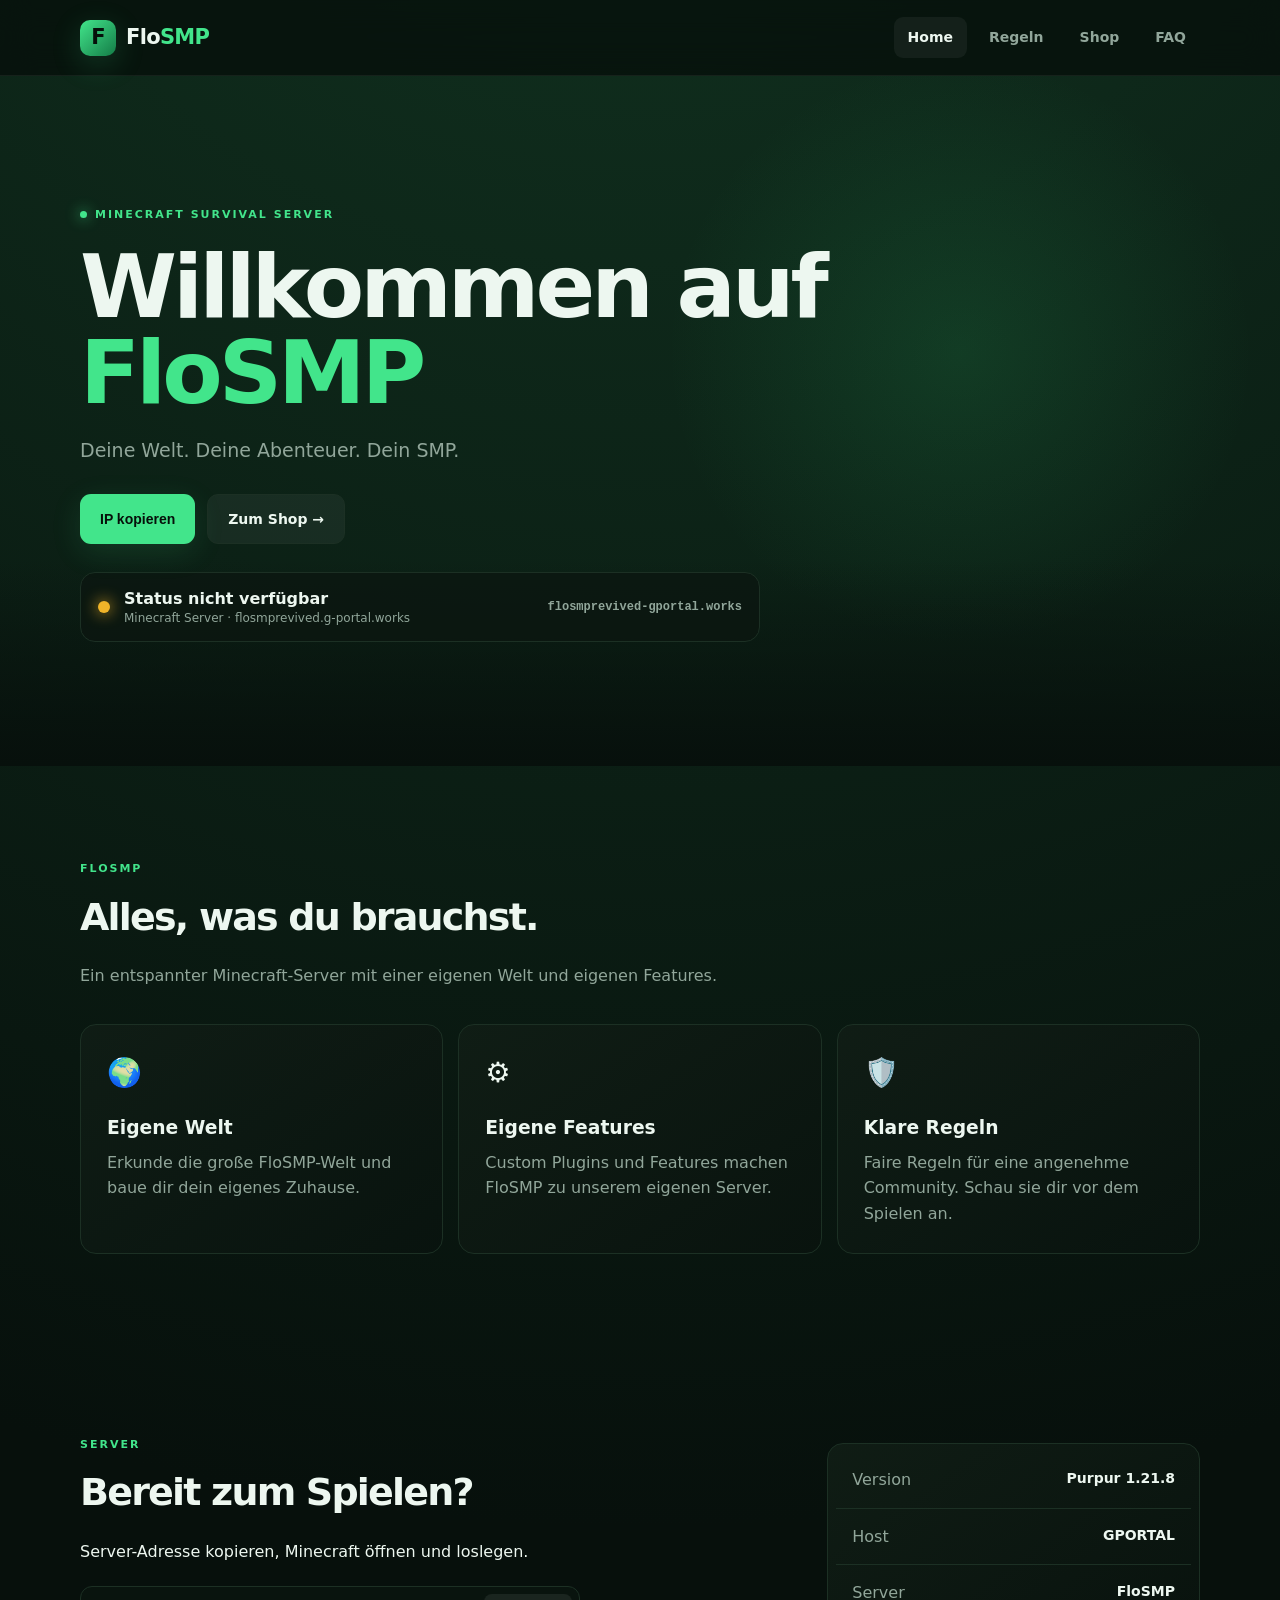
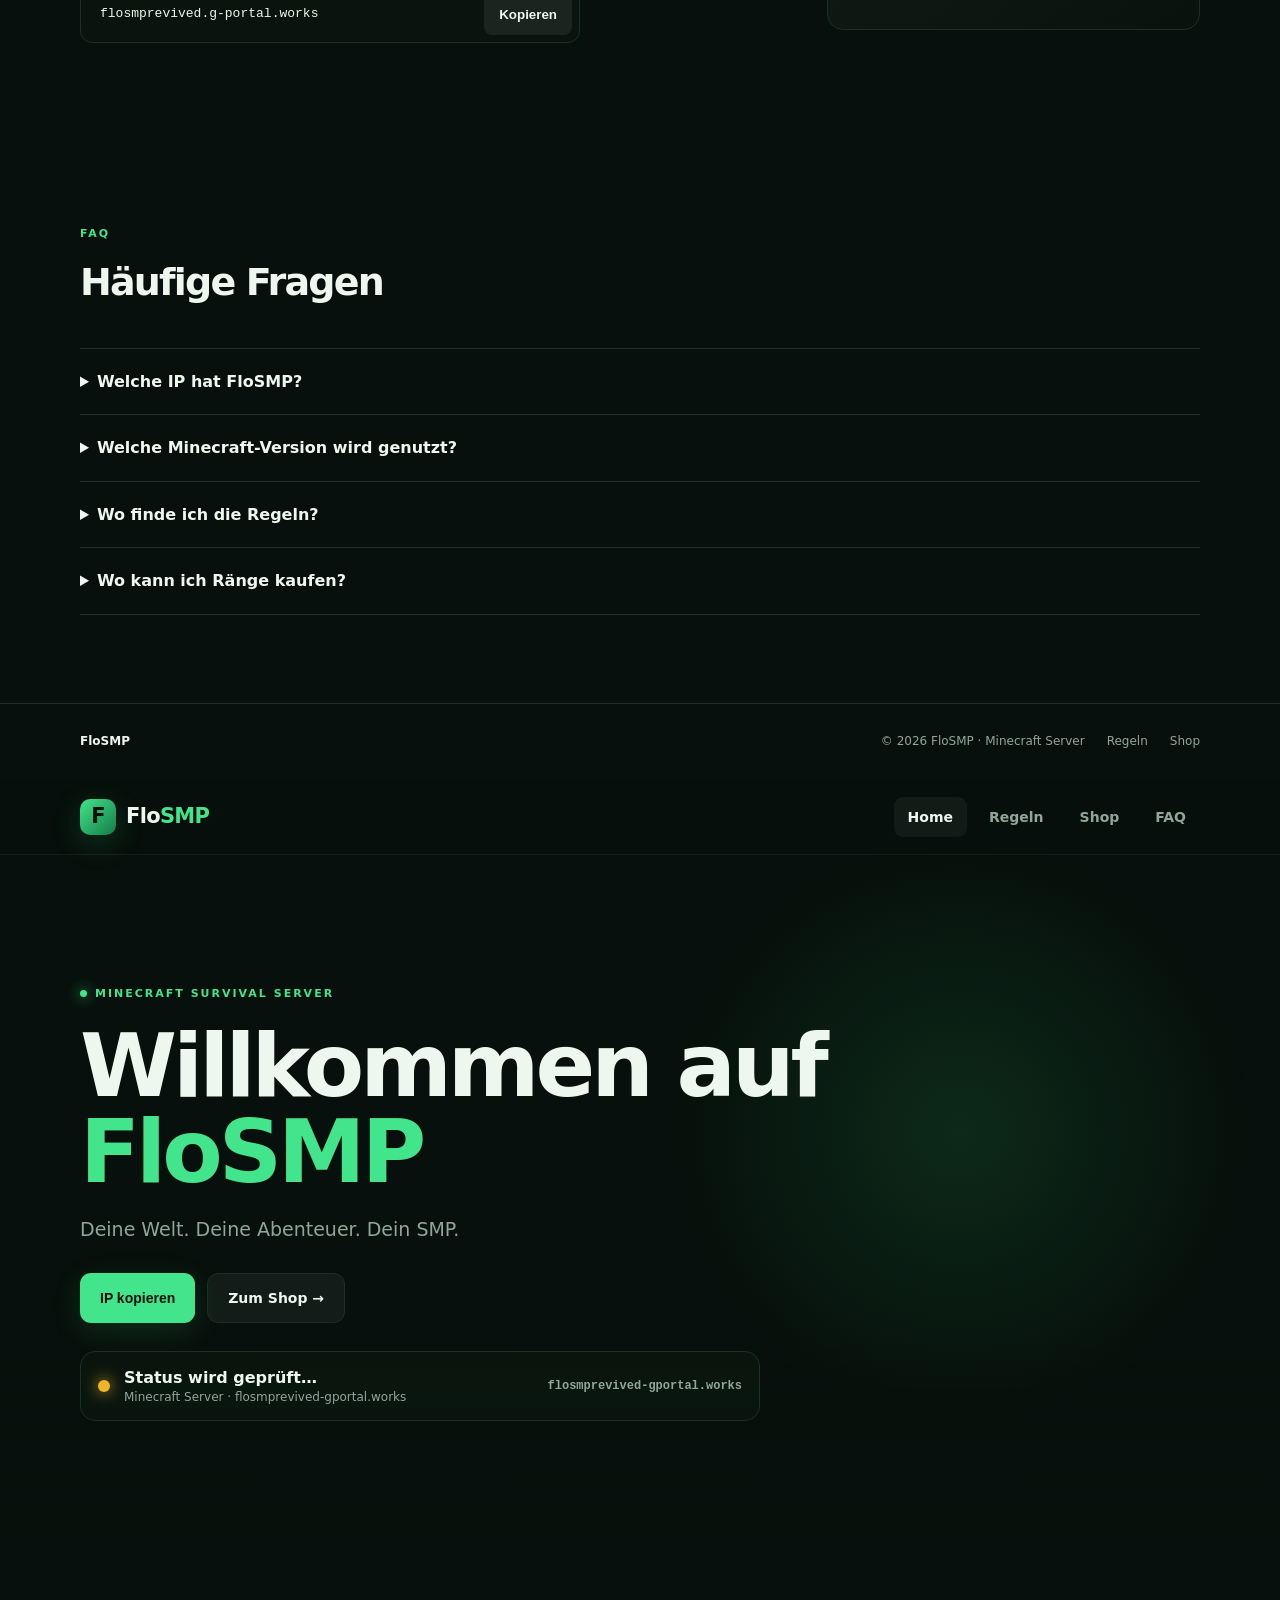
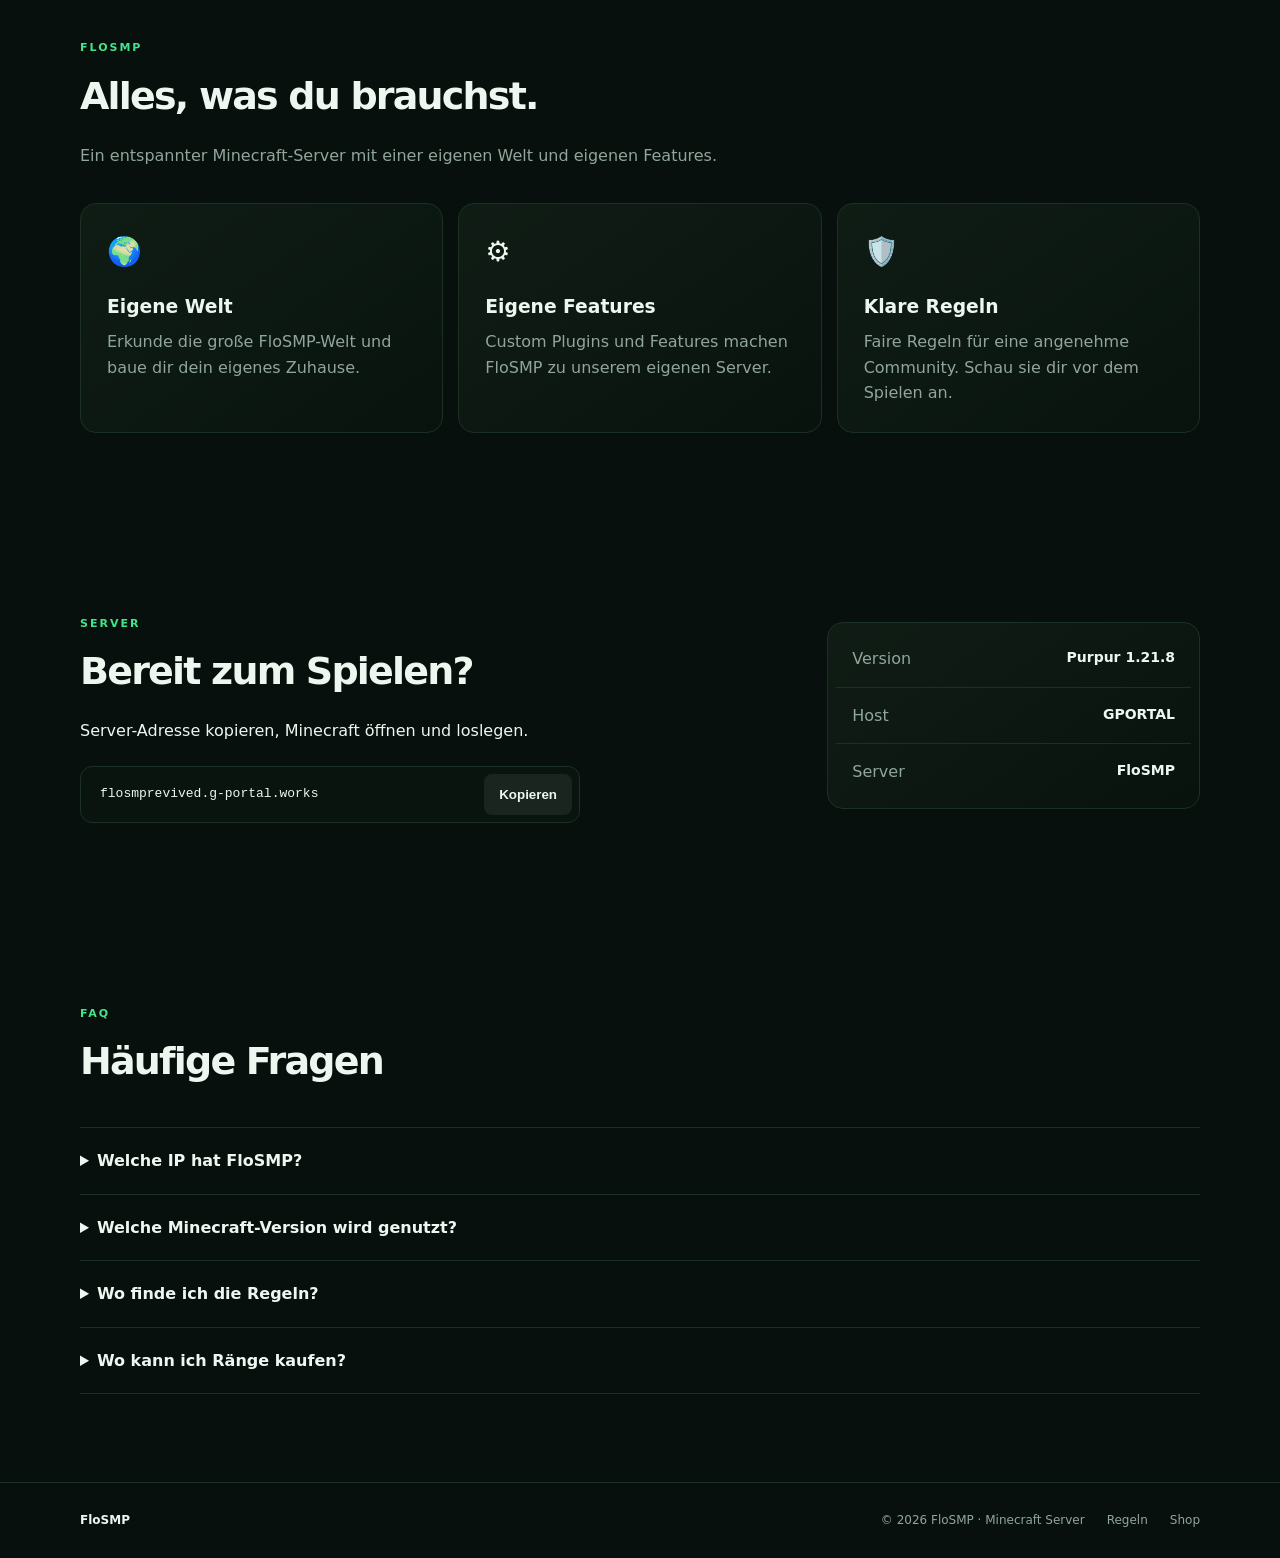
<file: index.html>
<!DOCTYPE html>
<html lang="de">
<head>
  <meta charset="UTF-8">
  <meta name="viewport" content="width=device-width, initial-scale=1.0">
  <meta name="description" content="FloSMP – Minecraft Server. Regeln, Shop, Ränge und Serverinformationen.">
  <title>FloSMP — Minecraft Server</title>
  <link rel="stylesheet" href="style.css">
</head>
<body>
<header class="topbar">
  <a class="brand" href="index.html"><span class="brand-mark">F</span><span>Flo<span>SMP</span></span></a>
  <nav>
    <a class="active" href="index.html">Home</a>
    <a href="regeln.html">Regeln</a>
    <a href="shop.html">Shop</a>
    <a href="#faq">FAQ</a>
  </nav>
  <button class="menu" aria-label="Menü öffnen">☰</button>
</header>

<main>
  <section class="hero">
    <div class="hero-glow"></div>
    <div class="hero-content">
      <div class="eyebrow"><span class="dot"></span> Minecraft Survival Server</div>
      <h1>Willkommen auf<br><strong>FloSMP</strong></h1>
      <p>Deine Welt. Deine Abenteuer. Dein SMP.</p>
      <div class="hero-actions">
        <button class="btn primary copy-ip" data-ip="flosmprevived.g-portal.works">IP kopieren</button>
        <a class="btn secondary" href="shop.html">Zum Shop →</a>
      </div>
      <div class="server-card">
        <div class="status-icon"><span id="status-dot"></span></div>
        <div class="server-info">
          <strong id="status-text">Status wird geprüft…</strong>
          <span id="player-text">Minecraft Server · flosmprevived-gportal.works</span>
        </div>
        <div class="ip">flosmprevived-gportal.works</div>
      </div>
    </div>
  </section>

  <section class="section features">
    <div class="section-heading">
      <span class="eyebrow">FLOSMp</span>
      <h2>Alles, was du brauchst.</h2>
      <p>Ein entspannter Minecraft-Server mit einer eigenen Welt und eigenen Features.</p>
    </div>
    <div class="cards">
      <article class="card"><div class="icon">🌍</div><h3>Eigene Welt</h3><p>Erkunde die große FloSMP-Welt und baue dir dein eigenes Zuhause.</p></article>
      <article class="card"><div class="icon">⚙️</div><h3>Eigene Features</h3><p>Custom Plugins und Features machen FloSMP zu unserem eigenen Server.</p></article>
      <article class="card"><div class="icon">🛡️</div><h3>Klare Regeln</h3><p>Faire Regeln für eine angenehme Community. Schau sie dir vor dem Spielen an.</p></article>
    </div>
  </section>

  <section class="section split">
    <div>
      <span class="eyebrow">SERVER</span>
      <h2>Bereit zum Spielen?</h2>
      <p>Server-Adresse kopieren, Minecraft öffnen und loslegen.</p>
      <div class="copy-box">
        <code>flosmprevived.g-portal.works</code>
        <button class="copy-ip" data-ip="flosmprevived.g-portal.works">Kopieren</button>
      </div>
    </div>
    <div class="info-panel">
      <div><span>Version</span><strong>Purpur 1.21.8</strong></div>
      <div><span>Host</span><strong>GPORTAL</strong></div>
      <div><span>Server</span><strong>FloSMP</strong></div>
    </div>
  </section>

  <section class="section" id="faq">
    <div class="section-heading">
      <span class="eyebrow">FAQ</span>
      <h2>Häufige Fragen</h2>
    </div>
    <div class="faq">
      <details><summary>Welche IP hat FloSMP?</summary><p>Die aktuelle Server-IP ist <strong>flosmprevived.g-portal.works</strong>.</p></details>
      <details><summary>Welche Minecraft-Version wird genutzt?</summary><p>FloSMP läuft aktuell auf <strong>Purpur 1.21.8</strong>.</p></details>
      <details><summary>Wo finde ich die Regeln?</summary><p>Alle Regeln findest du auf der <a href="regeln.html">Regel-Seite</a>.</p></details>
      <details><summary>Wo kann ich Ränge kaufen?</summary><p>Im <a href="shop.html">Shop</a> findest du die verfügbaren Ränge und Angebote.</p></details>
    </div>
  </section>
</main>

<footer><div class="footer-inner"><strong>FloSMP</strong><span>© 2026 FloSMP · Minecraft Server</span><a href="regeln.html">Regeln</a><a href="shop.html">Shop</a></div></footer>
<div class="toast" id="toast">IP kopiert ✓</div>
<script src="script.js"></script>
</body>
</html><!DOCTYPE html>
<html lang="de">
<head>
  <meta charset="UTF-8">
  <meta name="viewport" content="width=device-width, initial-scale=1.0">
  <meta name="description" content="FloSMP – Minecraft Server. Regeln, Shop, Ränge und Serverinformationen.">
  <title>FloSMP — Minecraft Server</title>
  <link rel="stylesheet" href="style.css">
</head>
<body>
<header class="topbar">
  <a class="brand" href="index.html"><span class="brand-mark">F</span><span>Flo<span>SMP</span></span></a>
  <nav>
    <a class="active" href="index.html">Home</a>
    <a href="regeln.html">Regeln</a>
    <a href="shop.html">Shop</a>
    <a href="#faq">FAQ</a>
  </nav>
  <button class="menu" aria-label="Menü öffnen">☰</button>
</header>

<main>
  <section class="hero">
    <div class="hero-glow"></div>
    <div class="hero-content">
      <div class="eyebrow"><span class="dot"></span> Minecraft Survival Server</div>
      <h1>Willkommen auf<br><strong>FloSMP</strong></h1>
      <p>Deine Welt. Deine Abenteuer. Dein SMP.</p>
      <div class="hero-actions">
        <button class="btn primary copy-ip" data-ip="flosmprevived.g-portal.works">IP kopieren</button>
        <a class="btn secondary" href="shop.html">Zum Shop →</a>
      </div>
      <div class="server-card">
        <div class="status-icon"><span id="status-dot"></span></div>
        <div class="server-info">
          <strong id="status-text">Status wird geprüft…</strong>
          <span id="player-text">Minecraft Server · flosmprevived-gportal.works</span>
        </div>
        <div class="ip">flosmprevived-gportal.works</div>
      </div>
    </div>
  </section>

  <section class="section features">
    <div class="section-heading">
      <span class="eyebrow">FLOSMp</span>
      <h2>Alles, was du brauchst.</h2>
      <p>Ein entspannter Minecraft-Server mit einer eigenen Welt und eigenen Features.</p>
    </div>
    <div class="cards">
      <article class="card"><div class="icon">🌍</div><h3>Eigene Welt</h3><p>Erkunde die große FloSMP-Welt und baue dir dein eigenes Zuhause.</p></article>
      <article class="card"><div class="icon">⚙️</div><h3>Eigene Features</h3><p>Custom Plugins und Features machen FloSMP zu unserem eigenen Server.</p></article>
      <article class="card"><div class="icon">🛡️</div><h3>Klare Regeln</h3><p>Faire Regeln für eine angenehme Community. Schau sie dir vor dem Spielen an.</p></article>
    </div>
  </section>

  <section class="section split">
    <div>
      <span class="eyebrow">SERVER</span>
      <h2>Bereit zum Spielen?</h2>
      <p>Server-Adresse kopieren, Minecraft öffnen und loslegen.</p>
      <div class="copy-box">
        <code>flosmprevived.g-portal.works</code>
        <button class="copy-ip" data-ip="flosmprevived.g-portal.works">Kopieren</button>
      </div>
    </div>
    <div class="info-panel">
      <div><span>Version</span><strong>Purpur 1.21.8</strong></div>
      <div><span>Host</span><strong>GPORTAL</strong></div>
      <div><span>Server</span><strong>FloSMP</strong></div>
    </div>
  </section>

  <section class="section" id="faq">
    <div class="section-heading">
      <span class="eyebrow">FAQ</span>
      <h2>Häufige Fragen</h2>
    </div>
    <div class="faq">
      <details><summary>Welche IP hat FloSMP?</summary><p>Die aktuelle Server-IP ist <strong>flosmprevived.g-portal.works</strong>.</p></details>
      <details><summary>Welche Minecraft-Version wird genutzt?</summary><p>FloSMP läuft aktuell auf <strong>Purpur 1.21.8</strong>.</p></details>
      <details><summary>Wo finde ich die Regeln?</summary><p>Alle Regeln findest du auf der <a href="regeln.html">Regel-Seite</a>.</p></details>
      <details><summary>Wo kann ich Ränge kaufen?</summary><p>Im <a href="shop.html">Shop</a> findest du die verfügbaren Ränge und Angebote.</p></details>
    </div>
  </section>
</main>

<footer><div class="footer-inner"><strong>FloSMP</strong><span>© 2026 FloSMP · Minecraft Server</span><a href="regeln.html">Regeln</a><a href="shop.html">Shop</a></div></footer>
<div class="toast" id="toast">IP kopiert ✓</div>
<script src="script.js"></script>
</body>
</html>
</file>
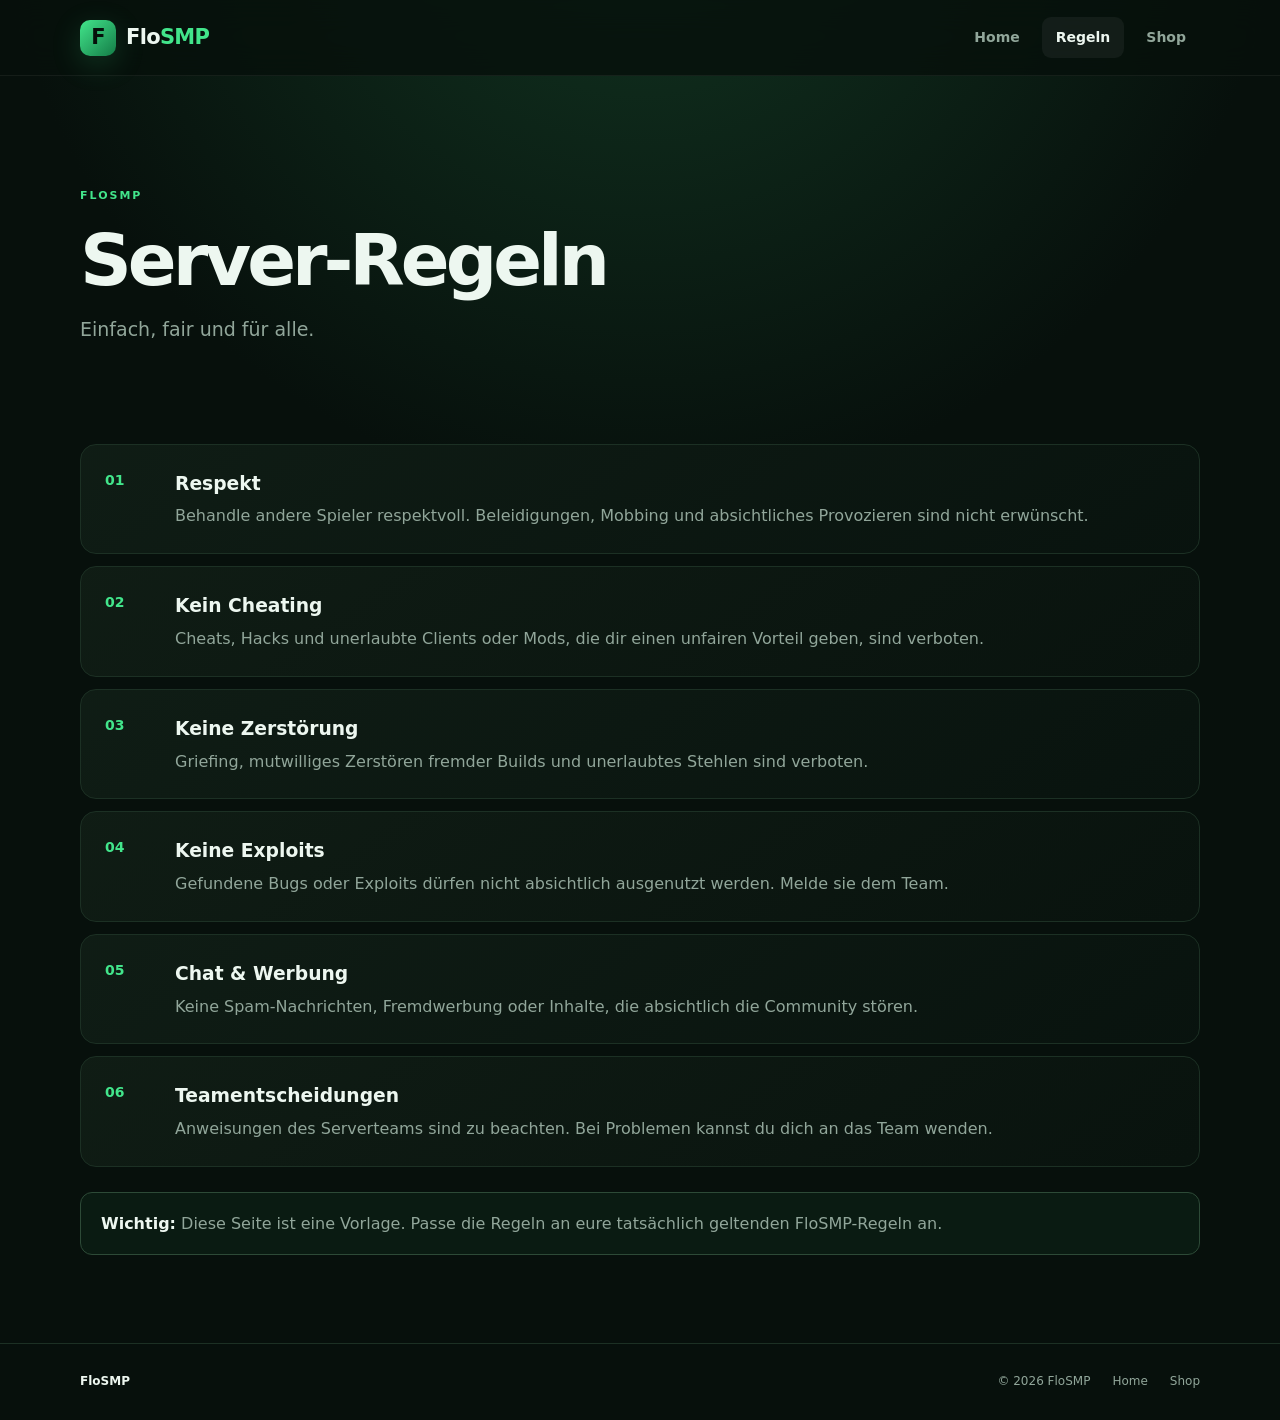
<file: regeln.html>
<!DOCTYPE html>
<html lang="de"><head><meta charset="UTF-8"><meta name="viewport" content="width=device-width,initial-scale=1.0"><title>Regeln — FloSMP</title><link rel="stylesheet" href="style.css"></head>
<body><header class="topbar"><a class="brand" href="index.html"><span class="brand-mark">F</span><span>Flo<span>SMP</span></span></a><nav><a href="index.html">Home</a><a class="active" href="regeln.html">Regeln</a><a href="shop.html">Shop</a></nav><button class="menu">☰</button></header>
<main><section class="page-hero"><span class="eyebrow">FLOSMp</span><h1>Server-Regeln</h1><p>Einfach, fair und für alle.</p></section>
<section class="section rules"><div class="rule"><b>01</b><div><h3>Respekt</h3><p>Behandle andere Spieler respektvoll. Beleidigungen, Mobbing und absichtliches Provozieren sind nicht erwünscht.</p></div></div>
<div class="rule"><b>02</b><div><h3>Kein Cheating</h3><p>Cheats, Hacks und unerlaubte Clients oder Mods, die dir einen unfairen Vorteil geben, sind verboten.</p></div></div>
<div class="rule"><b>03</b><div><h3>Keine Zerstörung</h3><p>Griefing, mutwilliges Zerstören fremder Builds und unerlaubtes Stehlen sind verboten.</p></div></div>
<div class="rule"><b>04</b><div><h3>Keine Exploits</h3><p>Gefundene Bugs oder Exploits dürfen nicht absichtlich ausgenutzt werden. Melde sie dem Team.</p></div></div>
<div class="rule"><b>05</b><div><h3>Chat & Werbung</h3><p>Keine Spam-Nachrichten, Fremdwerbung oder Inhalte, die absichtlich die Community stören.</p></div></div>
<div class="rule"><b>06</b><div><h3>Teamentscheidungen</h3><p>Anweisungen des Serverteams sind zu beachten. Bei Problemen kannst du dich an das Team wenden.</p></div></div>
<div class="notice"><strong>Wichtig:</strong> Diese Seite ist eine Vorlage. Passe die Regeln an eure tatsächlich geltenden FloSMP-Regeln an.</div></section></main>
<footer><div class="footer-inner"><strong>FloSMP</strong><span>© 2026 FloSMP</span><a href="index.html">Home</a><a href="shop.html">Shop</a></div></footer><script src="script.js"></script></body></html>
</file>
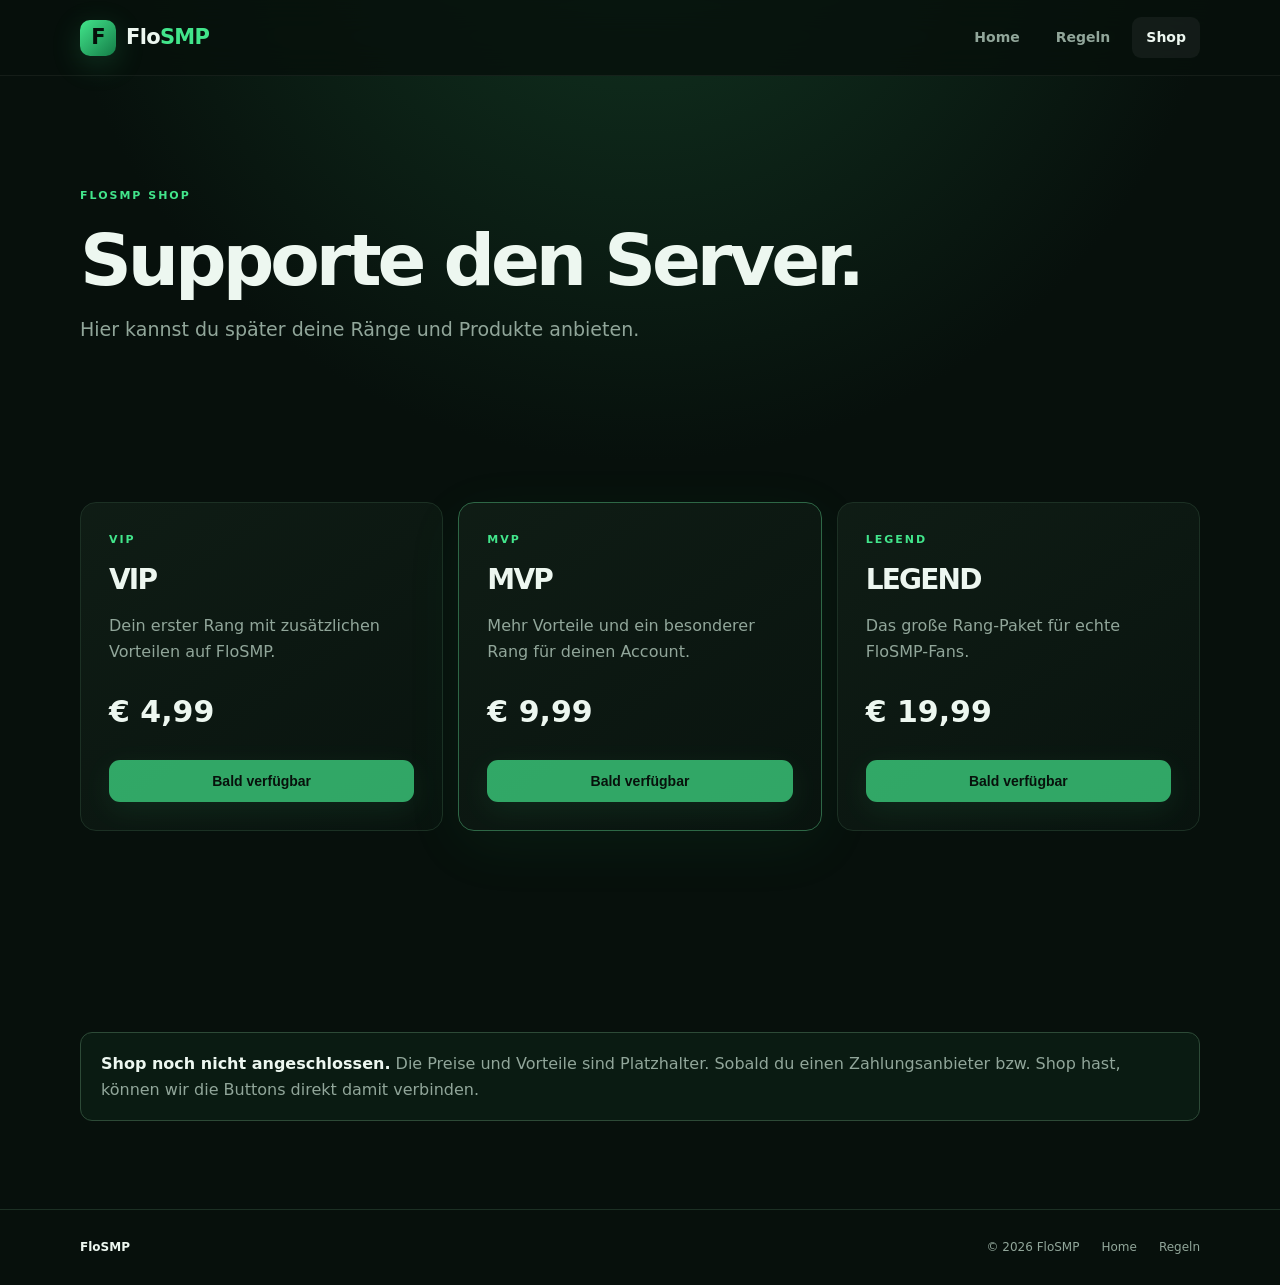
<file: shop.html>
<!DOCTYPE html>
<html lang="de"><head><meta charset="UTF-8"><meta name="viewport" content="width=device-width,initial-scale=1.0"><title>Shop — FloSMP</title><link rel="stylesheet" href="style.css"></head>
<body><header class="topbar"><a class="brand" href="index.html"><span class="brand-mark">F</span><span>Flo<span>SMP</span></span></a><nav><a href="index.html">Home</a><a href="regeln.html">Regeln</a><a class="active" href="shop.html">Shop</a></nav><button class="menu">☰</button></header>
<main><section class="page-hero"><span class="eyebrow">FLOSMp SHOP</span><h1>Supporte den Server.</h1><p>Hier kannst du später deine Ränge und Produkte anbieten.</p></section>
<section class="section shop-grid">
<article class="product"><div class="product-badge">VIP</div><h2>VIP</h2><p>Dein erster Rang mit zusätzlichen Vorteilen auf FloSMP.</p><div class="price">€ 4,99</div><button class="btn primary shop-disabled">Bald verfügbar</button></article>
<article class="product featured"><div class="product-badge">MVP</div><h2>MVP</h2><p>Mehr Vorteile und ein besonderer Rang für deinen Account.</p><div class="price">€ 9,99</div><button class="btn primary shop-disabled">Bald verfügbar</button></article>
<article class="product"><div class="product-badge">LEGEND</div><h2>LEGEND</h2><p>Das große Rang-Paket für echte FloSMP-Fans.</p><div class="price">€ 19,99</div><button class="btn primary shop-disabled">Bald verfügbar</button></article>
</section><section class="section"><div class="notice"><strong>Shop noch nicht angeschlossen.</strong> Die Preise und Vorteile sind Platzhalter. Sobald du einen Zahlungsanbieter bzw. Shop hast, können wir die Buttons direkt damit verbinden.</div></section></main>
<footer><div class="footer-inner"><strong>FloSMP</strong><span>© 2026 FloSMP</span><a href="index.html">Home</a><a href="regeln.html">Regeln</a></div></footer><script src="script.js"></script></body></html>
</file>
<file: style.css>
:root{--bg:#07100c;--panel:#0c1711;--panel2:#101d15;--line:#1c3024;--text:#edf7f0;--muted:#91a69a;--green:#42e58b;--green2:#20b967;--max:1120px}*{box-sizing:border-box}html{scroll-behavior:smooth}body{margin:0;background:radial-gradient(circle at 50% -10%,#123622 0,#07100c 38%),var(--bg);color:var(--text);font-family:Inter,ui-sans-serif,system-ui,-apple-system,BlinkMacSystemFont,"Segoe UI",sans-serif;line-height:1.6}a{color:inherit;text-decoration:none}.topbar{height:76px;border-bottom:1px solid rgba(255,255,255,.06);display:flex;align-items:center;justify-content:space-between;padding:0 max(24px,calc((100% - var(--max))/2));position:sticky;top:0;background:rgba(7,16,12,.82);backdrop-filter:blur(16px);z-index:10}.brand{display:flex;align-items:center;gap:10px;font-weight:900;font-size:21px;letter-spacing:-.7px}.brand>span:last-child span{color:var(--green)}.brand-mark{display:grid;place-items:center;width:36px;height:36px;border-radius:10px;background:linear-gradient(135deg,var(--green),#147c47);color:#06100a;box-shadow:0 8px 30px rgba(66,229,139,.18)}nav{display:flex;gap:8px}nav a{padding:9px 14px;border-radius:9px;color:var(--muted);font-weight:650;font-size:14px}nav a:hover,nav a.active{color:var(--text);background:rgba(255,255,255,.05)}.menu{display:none;background:none;border:0;color:var(--text);font-size:24px}.hero{min-height:690px;position:relative;display:flex;align-items:center;overflow:hidden}.hero:before{content:"";position:absolute;inset:0;background:linear-gradient(180deg,transparent 70%,var(--bg)),radial-gradient(circle at 75% 40%,rgba(49,199,111,.14),transparent 28%)}.hero-content{width:min(var(--max),calc(100% - 48px));margin:auto;position:relative}.eyebrow{display:inline-flex;align-items:center;gap:8px;text-transform:uppercase;letter-spacing:2px;font-size:11px;font-weight:850;color:var(--green)}.dot{width:7px;height:7px;border-radius:50%;background:var(--green);box-shadow:0 0 14px var(--green)}h1{font-size:clamp(48px,8vw,88px);line-height:.98;letter-spacing:-4px;margin:18px 0}.hero h1 strong{color:var(--green)}.hero p,.page-hero p{color:var(--muted);font-size:19px}.hero-actions{display:flex;gap:12px;margin:28px 0}.btn{border:0;border-radius:11px;padding:13px 20px;font-weight:800;cursor:pointer;font-size:14px;display:inline-flex;align-items:center;justify-content:center}.primary{background:var(--green);color:#06100a;box-shadow:0 8px 30px rgba(66,229,139,.13)}.primary:hover{background:#62efa2;transform:translateY(-1px)}.secondary{background:rgba(255,255,255,.05);border:1px solid var(--line);color:var(--text)}.server-card{width:min(680px,100%);display:flex;align-items:center;gap:14px;padding:15px 17px;background:rgba(12,23,17,.82);border:1px solid var(--line);border-radius:15px}.status-icon{width:12px;height:12px;border-radius:50%;background:#f0b429;box-shadow:0 0 15px #f0b429}.status-icon.online{background:var(--green);box-shadow:0 0 15px var(--green)}.status-icon.offline{background:#ef6461;box-shadow:0 0 15px #ef6461}.server-info{display:flex;flex-direction:column;line-height:1.35}.server-info span{color:var(--muted);font-size:12px}.ip{margin-left:auto;color:var(--muted);font:600 12px ui-monospace,SFMono-Regular,Menlo,monospace}.section{width:min(var(--max),calc(100% - 48px));margin:auto;padding:88px 0}.section-heading{max-width:650px;margin-bottom:35px}.section h2{font-size:38px;letter-spacing:-1.8px;margin:7px 0}.section-heading p{color:var(--muted)}.cards{display:grid;grid-template-columns:repeat(3,1fr);gap:15px}.card,.product,.info-panel,.rule{background:linear-gradient(145deg,rgba(16,29,21,.95),rgba(9,19,14,.95));border:1px solid var(--line);border-radius:16px}.card{padding:26px}.icon{font-size:28px}.card h3{margin:17px 0 7px}.card p,.product p,.rule p{color:var(--muted);margin:0}.split{display:grid;grid-template-columns:1.3fr .7fr;gap:55px;align-items:center}.copy-box{display:flex;width:min(500px,100%);background:#09140e;border:1px solid var(--line);padding:7px;border-radius:12px;margin-top:22px}.copy-box code{flex:1;padding:10px 12px}.copy-box button{border:0;border-radius:8px;background:rgba(255,255,255,.07);color:var(--text);padding:0 15px;font-weight:750;cursor:pointer}.info-panel{padding:8px}.info-panel div{display:flex;justify-content:space-between;padding:15px 16px;border-bottom:1px solid var(--line)}.info-panel div:last-child{border:0}.info-panel span{color:var(--muted)}.info-panel strong{font-size:14px}.faq{border-top:1px solid var(--line)}details{border-bottom:1px solid var(--line);padding:20px 0}summary{cursor:pointer;font-weight:750}details p{color:var(--muted);margin-bottom:0}.page-hero{width:min(var(--max),calc(100% - 48px));margin:auto;padding:105px 0 50px}.page-hero h1{font-size:clamp(45px,7vw,72px)}.rules{padding-top:30px}.rule{display:grid;grid-template-columns:70px 1fr;padding:24px;margin-bottom:12px}.rule b{font-size:14px;color:var(--green)}.rule h3{margin:0 0 5px}.notice{padding:18px 20px;border:1px solid #2d4a37;background:rgba(66,229,139,.05);border-radius:12px;color:var(--muted);margin-top:25px}.notice strong{color:var(--text)}.shop-grid{display:grid;grid-template-columns:repeat(3,1fr);gap:15px}.product{padding:28px}.product.featured{border-color:#2e6746;box-shadow:0 15px 60px rgba(40,180,100,.07)}.product-badge{color:var(--green);font-size:11px;font-weight:900;letter-spacing:2px}.product h2{font-size:28px;margin:10px 0}.price{font-size:30px;font-weight:900;margin:24px 0}.shop-disabled{width:100%;opacity:.7;cursor:not-allowed}footer{border-top:1px solid var(--line);padding:28px max(24px,calc((100% - var(--max))/2));color:var(--muted)}.footer-inner{display:flex;gap:22px;align-items:center;font-size:12px}.footer-inner strong{color:var(--text);margin-right:auto}.toast{position:fixed;bottom:25px;left:50%;transform:translate(-50%,20px);opacity:0;background:#eafbf1;color:#07100c;padding:10px 16px;border-radius:10px;font-weight:800;font-size:13px;transition:.25s;pointer-events:none}.toast.show{opacity:1;transform:translate(-50%,0)}@media(max-width:760px){.topbar{padding:0 18px}nav{display:none}.menu{display:block}.hero{min-height:620px}.hero-content{width:calc(100% - 36px)}h1{letter-spacing:-2.5px}.ip{display:none}.cards,.shop-grid,.split{grid-template-columns:1fr}.section,.page-hero{width:calc(100% - 36px);padding:65px 0}.section h2{font-size:31px}.footer-inner{flex-wrap:wrap}.footer-inner strong{width:100%}.hero-actions{flex-wrap:wrap}}
</file>
